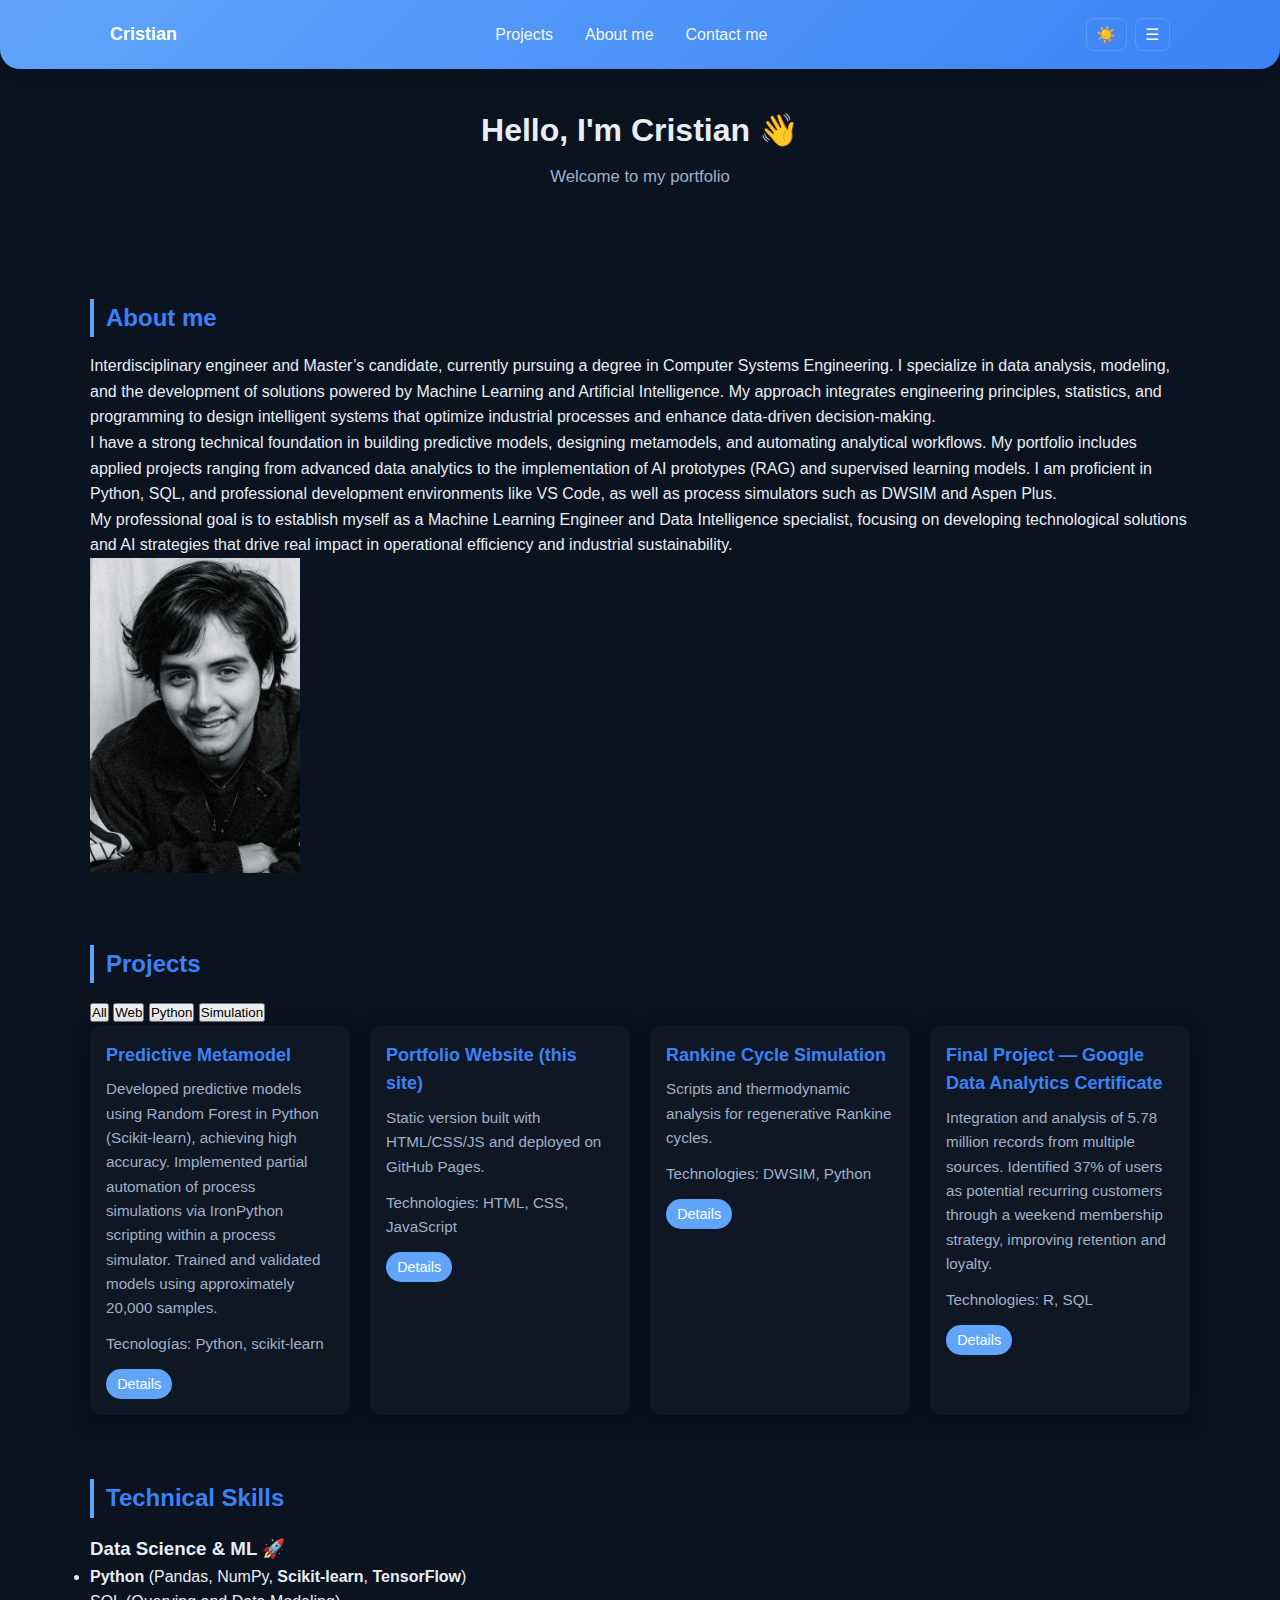
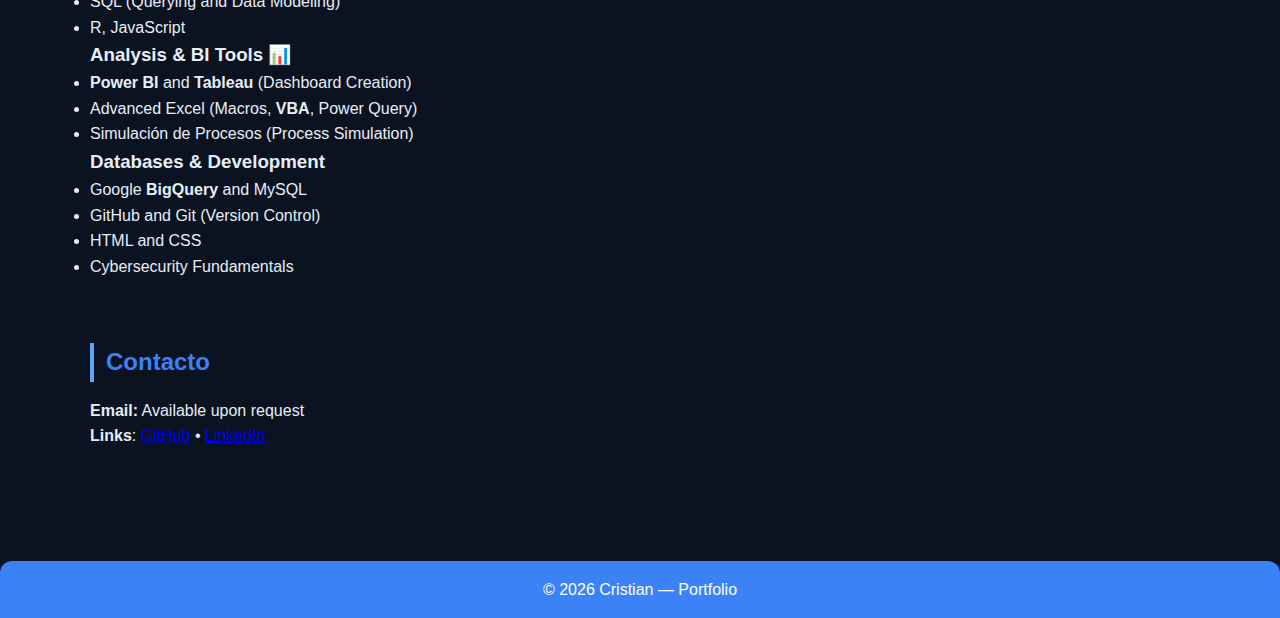
<file: index.html>
<!doctype html>
<html lang="es">

<head>
  <!-- Metadatos esenciales -->
  <meta charset="utf-8" />
  <meta name="viewport" content="width=device-width,initial-scale=1" />

  <!-- Título y descripción para el navegador y buscadores -->
  <title>My portfolio</title>
  <meta name="description" content="Portafolio de Cristian — proyectos en Python, HTML, simulaciones, etc." />

  <!-- Enlace a la hoja de estilos -->
  <link rel="stylesheet" href="style.css" />

  <!-- Favicon -->
 <link rel="icon" href="data:image/svg+xml,<svg xmlns=%22http://www.w3.org/2000/svg%22 viewBox=%220 0 100 100%22><text y=%22.9em%22 font-size=%2290%22>💻</text></svg>" />
  <!-- Color de tema en navegadores móviles -->
  <meta name="theme-color" content="#0f1720" />
</head>

<!--BODY-->

<body>
  <!-- Enlace para saltar directamente al contenido principal -->
  <a class="skip-link" href="#main-content">Saltar al contenido</a>

  <!-- HEADER: marca, navegación principal y botones de acción -->
  <header class="site-header" role="banner">
    <div class="container header-inner">

      <!-- Logo -->
      <a class="brand" href="#" aria-current="page">Cristian</a>

      <!-- NAV PRINCIPAL: enlaces a secciones internas -->
      <nav id="main-nav" class="nav" role="navigation" aria-label="Navegación principal">
        <!-- Enlaces internos que apuntan a secciones por id -->
        <a href="#proyectos">Projects</a>
        <a href="#sobre-mi">About me</a>
        <a href="#contacto">Contact me</a>
      </nav>

      <!-- ACCIONES: botones que se controlan con JavaScript -->
      <div class="header-actions">
        <!-- Botón para alternar tema (claro/oscuro); aria-pressed indica estado -->
        <button id="theme-toggle" aria-label="Cambiar tema" aria-pressed="false">🌙</button>
        <!-- Botón para alternar visibilidad del menú en pantallas pequeñas -->
        <button id="nav-toggle" aria-label="Abrir menú" aria-controls="main-nav" aria-expanded="false">☰</button>
      </div>
    </div>
  </header>

  <!-- HERO -->
  <div class="hero" role="region" aria-labelledby="hero-title">
    <div class="hero-inner">
      <!-- H1 principal para SEO y estructura semántica -->
      <h1 id="hero-title">Hello, I'm Cristian 👋</h1>
      <!-- Texto descriptivo breve bajo el título -->
      <p>Welcome to my portfolio</p>
    </div>

    <!-- SVG decorativo: marcado aria-hidden para lectores de pantalla -->
    <svg class="hero-blob" viewBox="0 0 200 200" xmlns="http://www.w3.org/2000/svg" role="img" aria-hidden="true" focusable="false">
      <path fill="#1266f1" d="M40.9,-67.3C52.4,-59.2,62.1,-49.7,69.8,-38.4C77.5,-27,83.1,-13.5,83.4,0.2C83.8,13.9,78.9,27.7,71.1,40.2C63.4,52.8,52.9,64,39.5,71.1C26.1,78.2,13,81.3,-0.7,82.4C-14.4,83.5,-28.7,82.6,-41,75.4C-53.2,68.1,-63.4,54.5,-70.3,39.3C-77.2,24.2,-80.9,7.4,-78.3,-8.9C-75.7,-25.2,-66.7,-40.9,-54.4,-49.6C-42.2,-58.3,-26.7,-59.9,-12.3,-66.1C2.1,-72.3,16.6,-83.2,30.1,-82.5C43.7,-81.7,57.2,-69.2,69.7,-56.1C82.2,-43.1,93.6,-29.5,99.5,-14.8C105.5,-0.2,105.9,14.8,103.4,29.6C101,44.5,95.6,59.3,84.5,70.1C73.5,80.9,56.7,87.6,40.9,89.6C25.2,91.6,10.5,89.1,-4.3,82.2C-19.1,75.4,-38.3,64.2,-54.4,52.6C-70.5,40.9,-83.5,28,-91.8,13.1C-100.2,-1.8,-103.9,-17.4,-100.6,-32.5C-97.3,-47.6,-86.9,-62.1,-72,-73.7C-57,-85.3,-38.5,-93.9,-20.3,-97.5C-2.1,-101.1,15.8,-99.7,32.9,-94.5C50,-89.3,66.2,-80.3,79.6,-67.3Z" transform="translate(100 100)" />
    </svg>
  </div>

  
  <!-- MAIN-->
  <main id="main-content" class="container main-content" role="main">
   <!-- SOBRE MÍ-->
    <section id="sobre-mi" class="about-section" aria-labelledby="sobre-title">
      <h2 id="sobre-title">About me</h2>

  <div class="about-container">
 
    <!-- Información a la izquierda -->
    <div class="about-text">
      <p> Interdisciplinary engineer and Master’s candidate, currently pursuing a degree in Computer Systems Engineering. 
        I specialize in data analysis, modeling, and the development of solutions powered by Machine Learning and Artificial Intelligence. 
        My approach integrates engineering principles, statistics, and programming to design intelligent systems that optimize industrial processes and enhance data-driven decision-making.</p>
      <p>I have a strong technical foundation in building predictive models, designing metamodels, and automating analytical workflows. 
        My portfolio includes applied projects ranging from advanced data analytics to the implementation of AI prototypes (RAG) and supervised learning models. 
        I am proficient in Python, SQL, and professional development environments like VS Code, as well as process simulators such as DWSIM and Aspen Plus.</p>
      <p> My professional goal is to establish myself as a Machine Learning Engineer and Data Intelligence specialist, 
        focusing on developing technological solutions and AI strategies that drive real impact in operational efficiency and industrial sustainability. </p>
    </div>
  <!--Foto perfil-->
    <div class="about-photo">
      <img src="foto.jpg" alt="Foto de perfil de ingeniero" width="210"/>
    </div>

    </section>


    <!-- SECCIÓN PROYECTOS -->
    <section id="proyectos" class="projects-section" aria-labelledby="proyectos-title">
      <!-- Título visible de la sección -->
      <h2 id="proyectos-title">Projects</h2>

      <!-- FILTROS: botones con atributo data-filter que usa JavaScript -->
      <div class="project-filters" role="toolbar" aria-label="Filtros de proyectos">
        <!-- Clase "active" indica filtro seleccionado; cambiar con JS -->
        <button data-filter="all" class="active">All</button>
        <button data-filter="web">Web</button>
        <button data-filter="python">Python</button>
        <button data-filter="sim">Simulation</button>
      </div>

      <!-- GRID: contenedor de tarjetas; aria-live para anunciar cambios dinámicos -->
      <div id="projects-grid" class="projects-grid" aria-live="polite">
       
        <article class="project-card" data-tech="python" aria-labelledby="p1-title">
          <!-- Título del proyecto  -->
          <h3 id="p1-title">Predictive Metamodel</h3>
          <p>Developed predictive models using Random Forest in Python (Scikit-learn), achieving high accuracy.
Implemented partial automation of process simulations via IronPython scripting within a process simulator.
Trained and validated models using approximately 20,000 samples.
</p>
          <!-- Línea de meta con tecnologías usadas -->
          <p class="project-meta">Tecnologías: Python, scikit-learn</p>
          <!-- Botón para abrir modal con más información; data-id identifica el proyecto -->
          <button class="btn small show-detail" data-id="p1">Details</button>
        </article>

        <article class="project-card" data-tech="web" aria-labelledby="p2-title">
          <h3 id="p2-title">Portfolio Website (this site)</h3>
          <p>Static version built with HTML/CSS/JS and deployed on GitHub Pages.</p>
          <p class="project-meta">Technologies: HTML, CSS, JavaScript</p>
          <button class="btn small show-detail" data-id="p2">Details</button>
        </article>

        <article class="project-card" data-tech="sim" aria-labelledby="p3-title">
          <h3 id="p3-title">Rankine Cycle Simulation</h3>
          <p>Scripts and thermodynamic analysis for regenerative Rankine cycles.</p>
          <p class="project-meta">Technologies: DWSIM, Python</p>
          <button class="btn small show-detail" data-id="p3">Details</button>
        </article>

        <article class="project-card" data-tech="python" aria-labelledby="p3-title">
          <h3 id="p4-title">Final Project — Google Data Analytics Certificate</h3>
          <p>Integration and analysis of 5.78 million records from multiple sources.
Identified 37% of users as potential recurring customers through a weekend membership strategy, improving retention and loyalty.</p>
          <p class="project-meta">Technologies: R, SQL</p>
          <button class="btn small show-detail" data-id="p4">Details</button>
        </article>
      </div>
    </section>

    <!--Lista de habilidades técnicas-->
<section id="skills" class="skills-section" aria-labelledby="skills-title">
    <h2 id="skills-title">Technical Skills</h2>

    <div class="skills-container">

        <div class="skill-category">
            <h3>Data Science & ML 🚀</h3>
            <ul class="skill-list">
                <li><strong>Python</strong> (Pandas, NumPy, <strong>Scikit-learn</strong>, <strong>TensorFlow</strong>)</li>
                <li>SQL (Querying and Data Modeling)</li>
                <li>R, JavaScript</li>
            </ul>
        </div>

        <div class="skill-category">
            <h3>Analysis & BI Tools 📊</h3>
            <ul class="skill-list">
                <li><strong>Power BI</strong> and <strong>Tableau</strong> (Dashboard Creation)</li>
                <li>Advanced Excel (Macros, <strong>VBA</strong>, Power Query)</li>
                <li>Simulación de Procesos (Process Simulation)</li>
            </ul>
        </div>

        <div class="skill-category">
            <h3>Databases & Development</h3>
            <ul class="skill-list">
                <li>Google <strong>BigQuery</strong> and MySQL</li>
                <li>GitHub and Git (Version Control)</li>
                <li>HTML and CSS</li>
                <li>Cybersecurity Fundamentals</li>
            </ul>
        </div>

    </div>
</section>



    <!-- CONTACTO: información de contacto pública;-->
    <section id="contacto" class="contact-section" aria-labelledby="contacto-title">
      <h2 id="contacto-title">Contacto</h2>
      <p><strong>Email:</strong> Available upon request</p>
      <p><strong>Links</strong>: <a href="https://github.com/cristianmontiel007" target="_blank" rel="noopener noreferrer">GitHub</a> • <a href="www.linkedin.com/in/cristian-montiel-sandoval" rel="noopener noreferrer">LinkedIn</a></p>
    </section>
  </main>

  <!-- MODAL.
       - aria-hidden controla visibilidad para tecnologías asistivas.
       - Contenido interno se actualiza dinámicamente desde JavaScript. -->
  <div id="modal" class="modal" aria-hidden="true" role="dialog" aria-modal="true" aria-labelledby="modal-title">
    <div class="modal-content">
      <!-- Botón de cerrar modal-->
      <button id="modal-close" class="modal-close" aria-label="Cerrar">✕</button>
      <!-- Contenedor donde se inyecta HTML del proyecto seleccionado -->
      <div id="modal-body"></div>
    </div>
  </div>

  <!-- FOOTER: año dinámico y aviso de copyright -->
  <footer class="site-footer" role="contentinfo">
    <div class="container">
      <!-- Año actual -->
      <p>© <span id="year"></span> Cristian — Portfolio</p>
    </div>
  </footer>
  <!-- Script principal: filtros, modal, menú y tema-->
  <script src="script.js" defer></script>
</body>

</html>
</file>
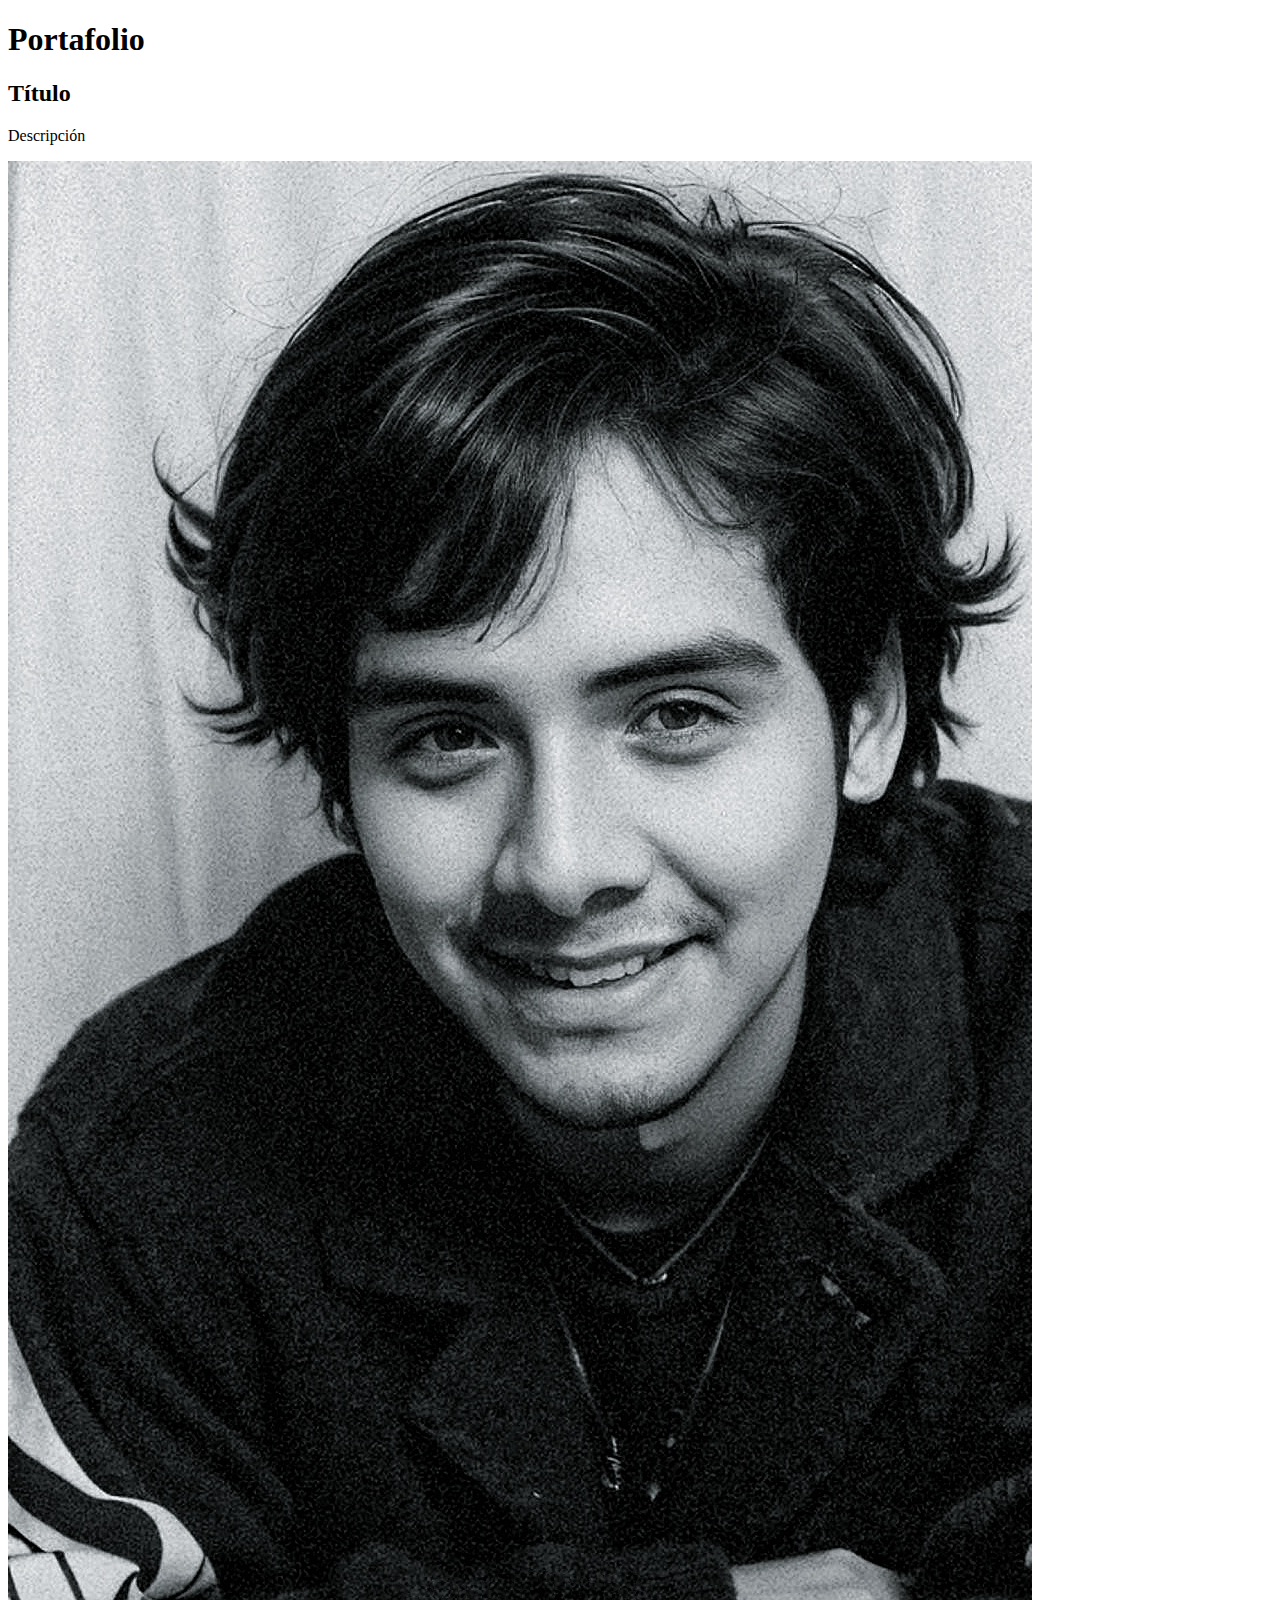
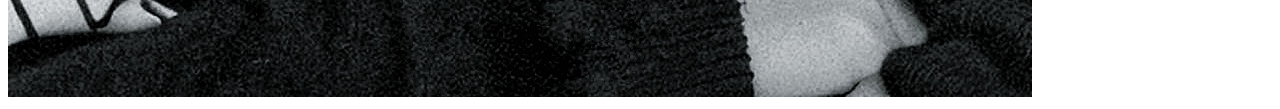
<file: blog.html>
<!DOCTYPE html>
<html lang="en">
<head>

    <title>Document</title>
</head>
<body>
    <header>
        <h1>Portafolio</h1>
    </header>
    <section>
        <article>
            <h2>Título</h2>
            <p>Descripción</p>
            <img src="foto.jpg" width=""> 
        </article>
    </section>
    <footer></footer>
    
</body>
</html>
</file>
<file: style.css>
:root{
  /* Paleta principal (claro) — azul profesional */
  --bg: #f5f8ff;
  --surface: #ffffff;
  --text: #172033;
  --muted: #596b7a;
  --accent: #2b6ef6;
  --accent-2: #4da3ff;
  --shadow: rgba(17,24,39,0.08);
}

/* Tema oscuro: activar con data-theme="dark" en <html> */
:root[data-theme="dark"], .dark {
  --bg: #0b1220;
  --surface: #0f1724;
  --text: #e6eef6;
  --muted: #9fb0c7;
  --accent: #3b82f6;
  --accent-2: #60a5fa;
  --shadow: rgba(2,6,23,0.6);
}

/* RESET Y ESTILOS GENERALES */
*{margin:0;padding:0;box-sizing:border-box;font-family:"Segoe UI",Tahoma,sans-serif;}
body{
  background:var(--bg);
  color:var(--text);
  line-height:1.6;
  -webkit-font-smoothing:antialiased;
  -moz-osx-font-smoothing:grayscale;
}

/* CONTENEDOR */
.container{max-width:1100px;margin:0 auto;padding:0 1.25rem;}

/* Enlace "saltar al contenido" visible al foco */
.skip-link{position:absolute;left:-9999px;top:auto;width:1px;height:1px;overflow:hidden;}
.skip-link:focus{left:1rem;top:1rem;width:auto;height:auto;padding:.5rem .75rem;background:#000;color:#fff;border-radius:6px;z-index:9999;}

/* HEADER */
.site-header{
  background: linear-gradient(135deg,var(--accent-2),var(--accent));
  color:white;padding:1rem 0;box-shadow:0 4px 15px rgba(0,0,0,0.08);
  border-bottom-left-radius:20px;border-bottom-right-radius:20px;
}
.header-inner{display:flex;gap:1rem;align-items:center;justify-content:space-between;}
.brand{font-weight:700;color:white;text-decoration:none;font-size:1.125rem;}
.nav{display:flex;gap:1rem;}
.nav a{color:rgba(255,255,255,0.95);text-decoration:none;padding:.35rem .5rem;border-radius:6px;}
.nav a:focus,.nav a:hover{background:rgba(255,255,255,0.08);}
.header-actions{display:flex;gap:.5rem;}
.header-actions button{background:transparent;border:1px solid rgba(255,255,255,0.15);color:white;padding:.4rem .6rem;border-radius:8px;cursor:pointer;font-size:1rem;}
.header-actions button:focus{outline:3px solid rgba(255,255,255,0.12);}

/* HERO */
.hero{padding:2.25rem 0;position:relative;overflow:visible;}
.hero-inner{max-width:800px;margin:0 auto;text-align:center;}
.hero h1{font-size:2rem;margin-bottom:.5rem;}
.hero p{color:var(--muted);font-size:1.05rem;}
/* quitar SVG decorativo que generaba la "mancha azul" */
.hero-blob{display:none !important;}

/* MAIN / SECCIONES */
.main-content{padding:2.5rem 0;}
section{padding:2rem 0;}
section h2{color:var(--accent);font-size:1.5rem;margin-bottom:1rem;border-left:4px solid var(--accent-2);padding-left:.75rem;}

/* GRID DE PROYECTOS */
.projects-grid{display:grid;grid-template-columns:repeat(auto-fit,minmax(260px,1fr));gap:1.25rem;}
.project-card{background:var(--surface);border-radius:12px;box-shadow:0 6px 18px var(--shadow);padding:1rem;overflow:hidden;transition:transform .25s ease,box-shadow .25s ease;}
.project-card:hover{transform:translateY(-6px);box-shadow:0 10px 30px rgba(0,0,0,0.08);}
.project-card h3{margin:0 0 .5rem 0;font-size:1.125rem;color:var(--accent);}
.project-card p{margin:0 0 .75rem 0;color:var(--muted);font-size:.95rem;}
.project-meta{font-size:.85rem;color:#777;margin-bottom:.75rem;}

/* BOTONES */
.btn.small,button.small{display:inline-block;background:var(--accent-2);color:#fff;padding:.45rem .7rem;border-radius:999px;border:none;cursor:pointer;font-size:.9rem;}
.btn.small:hover,.btn:hover{background:var(--accent);}

/* MODAL */
.modal{position:fixed;inset:0;display:none;align-items:center;justify-content:center;background:rgba(0,0,0,0.45);z-index:1200;}
.modal[aria-hidden="false"]{display:flex;}
.modal-content{background:var(--surface);width:min(760px,95%);border-radius:10px;padding:1rem;box-shadow:0 12px 40px rgba(0,0,0,0.12);position:relative;}
.modal-close{position:absolute;right:.6rem;top:.6rem;background:transparent;border:none;font-size:1.1rem;cursor:pointer;}

/* FOOTER */
.site-footer{background:var(--accent);color:white;text-align:center;padding:1rem 0;margin-top:2.5rem;border-top-left-radius:12px;border-top-right-radius:12px;}

/* RESPONSIVE */
@media (max-width:800px){
  .header-inner{flex-direction:row;}
  .nav{display:none;} /* el menú se muestra con JS en móvil */
  .hero h1{font-size:1.5rem;}
  section{padding:1.25rem 0;}
}

/* ACCESIBILIDAD */
a:focus,button:focus{outline:3px solid rgba(43,110,246,0.16);outline-offset:2px;}
a[target="_blank"]{text-decoration:underline dotted;}
</file>
